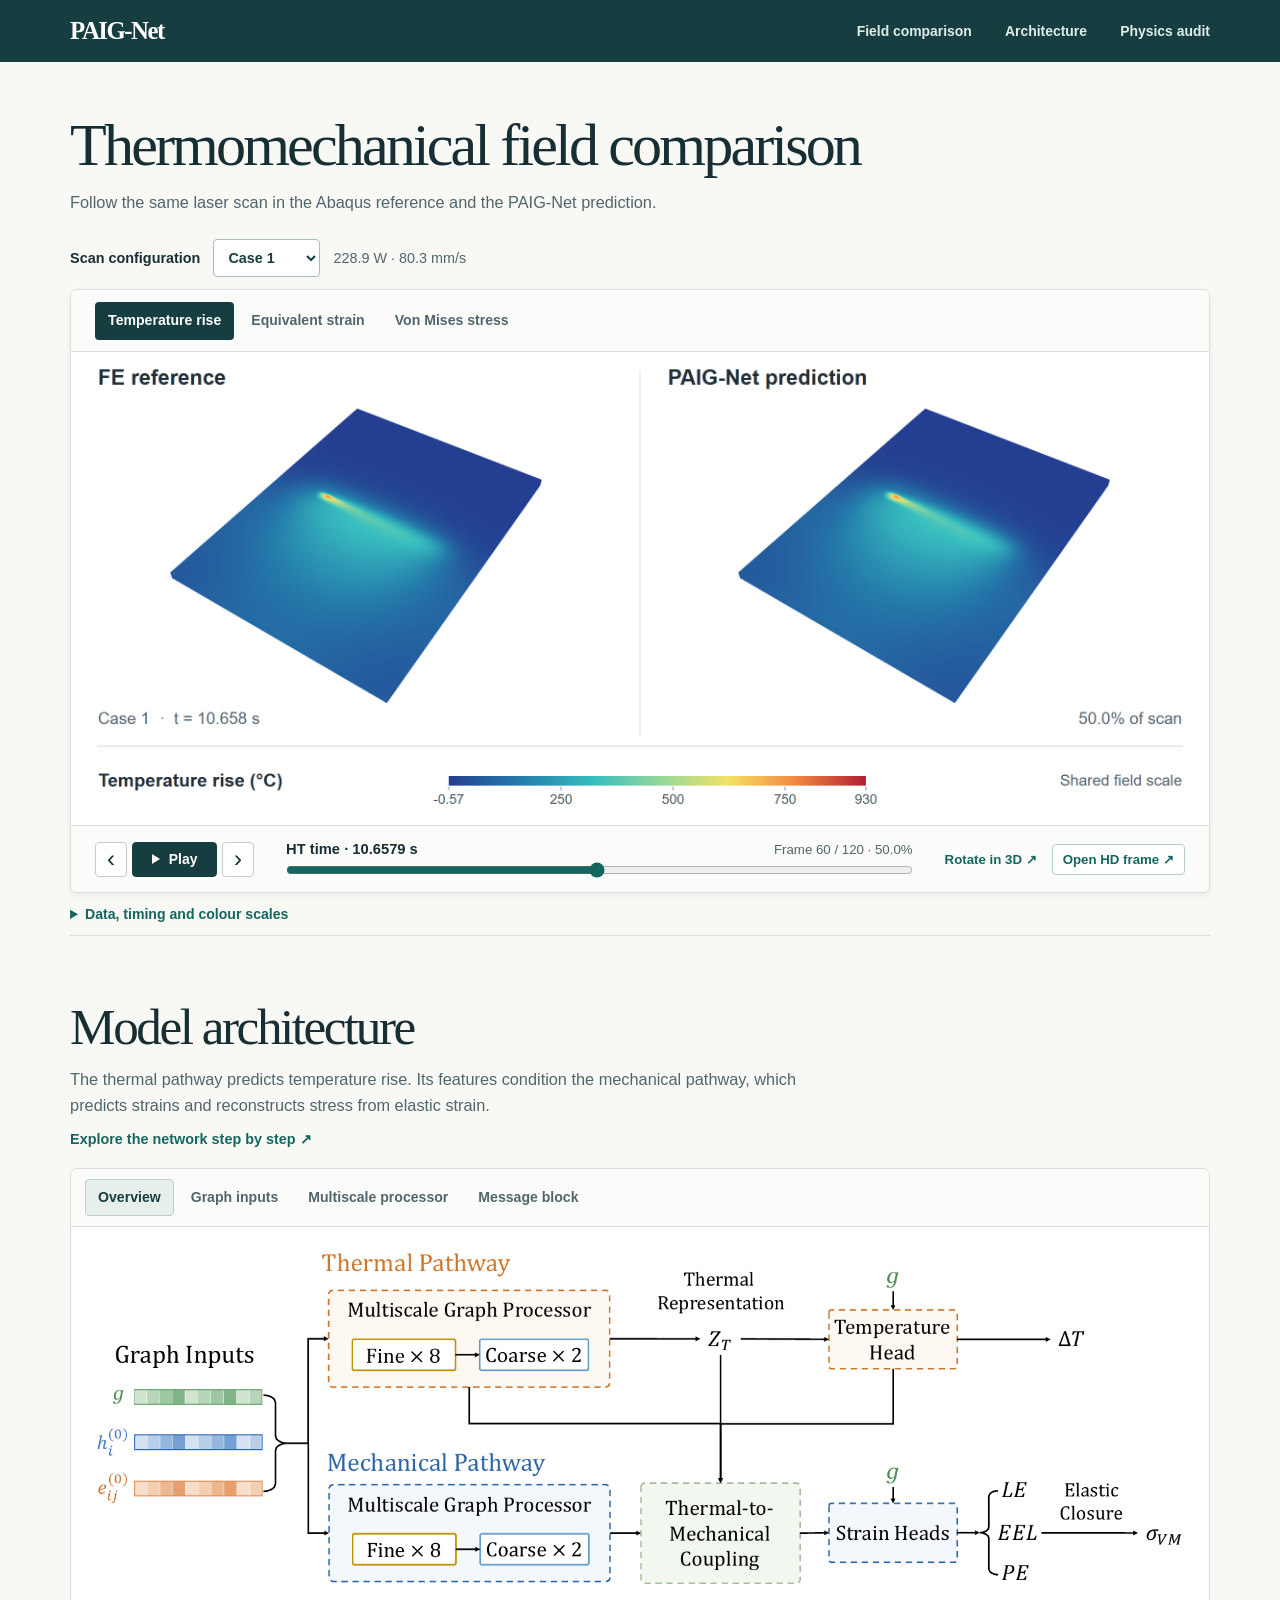
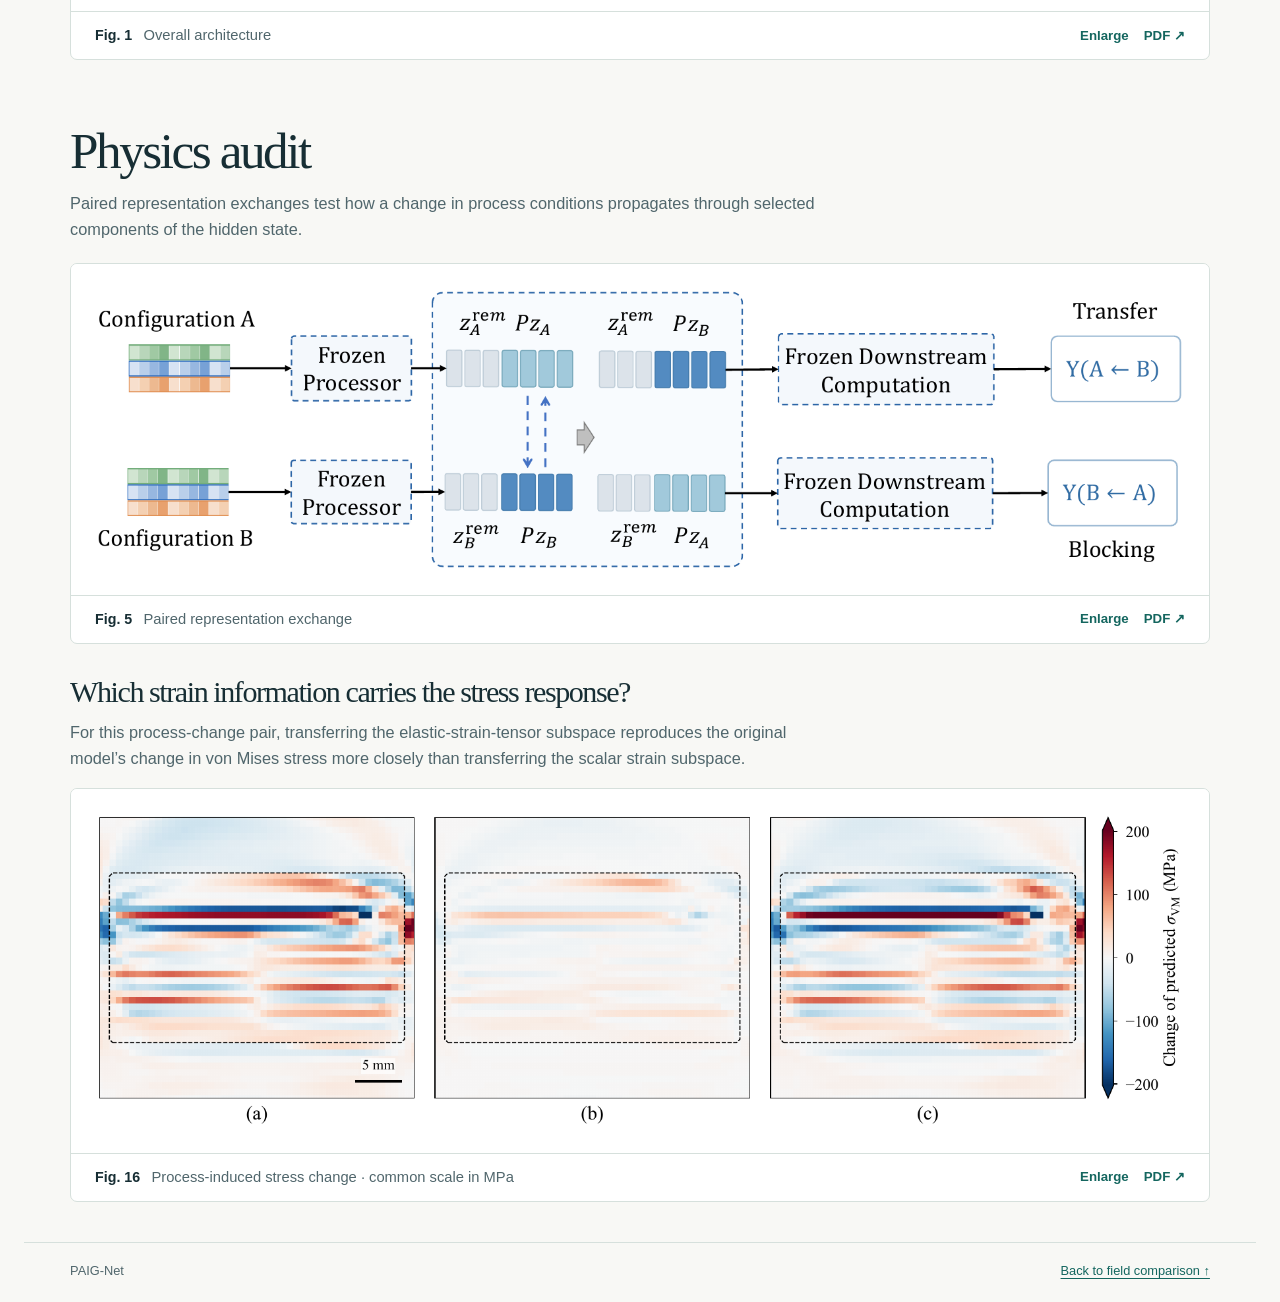
<file: index.html>
<!doctype html>
<html lang="en" data-viewer-version="20261117.4">
<head>
  <meta charset="utf-8">
  <meta name="viewport" content="width=device-width,initial-scale=1">
  <meta name="color-scheme" content="light">
  <meta name="robots" content="noindex,nofollow">
  <meta name="theme-color" content="#163e41">
  <title>PAIG-Net · Field comparison and physics audit</title>
  <link rel="icon" href="data:,">
  <link rel="preload" as="image" href="media/temperature/059.webp?v=20261117.4" fetchpriority="high">
  <link rel="stylesheet" href="showcase.css?v=20261117.4">
  <script defer src="media/fields.js?v=20261117.4"></script>
  <script defer src="cases/catalog.js?v=20261117.4"></script>
  <script defer src="showcase.js?v=20261117.4"></script>
  <script defer src="method/network-method-scene.js?v=20261117.4"></script>
  <script defer src="method/gmb-scene.js?v=20261117.4"></script>
</head>
<body>
  <a class="skip" href="#comparison">Skip to field comparison</a>
  <header class="masthead">
    <div class="wrap mast-inner">
      <a class="wordmark" href="#comparison" aria-label="PAIG-Net field comparison">PAIG-Net</a>
      <nav aria-label="Sections"><a href="#comparison">Field comparison</a><a href="#architecture">Architecture</a><a href="#audit">Physics audit</a></nav>
    </div>
  </header>
  <main class="wrap">
    <section id="comparison">
      <div class="intro">
        <h1>Thermomechanical field comparison</h1>
        <p>Follow the same laser scan in the Abaqus reference and the PAIG-Net prediction.</p>
      </div>
      <div class="case-bar" id="caseLabel">
        <label for="caseSelect">Scan configuration</label>
        <select id="caseSelect" aria-label="Scan configuration" disabled><option value="1">Case 1</option></select>
        <span class="case-params" id="caseParams"></span>
      </div>
      <div class="viewer" id="hdViewer">
        <div class="toolbar">
          <div id="field" class="field-picker" role="group" aria-label="Displayed field"><span>Temperature rise</span></div>
        </div>
        <div id="frameView" class="frame-view">
          <img id="fieldFrame" src="media/temperature/059.webp?v=20261117.4" fetchpriority="high" alt="Case 1 temperature rise at 10.6579 s, Abaqus reference on the left and PAIG-Net prediction on the right." width="2368" height="984">
          <p id="error" class="error" role="alert" hidden></p>
        </div>
        <p id="startupNotice" class="startup-notice">Case 1 preview · frame 60 of 120. <a href="media/comparison-hd.webp?v=20261117.4">Watch the animation directly</a></p>
        <div class="playback">
          <div class="transport" role="group" aria-label="Frame playback">
            <button type="button" id="previous" class="step" title="Previous frame" aria-label="Previous frame" disabled>‹</button>
            <button type="button" id="play" class="play" aria-label="Play comparison" aria-pressed="false" disabled><span class="play-icon" aria-hidden="true"></span><span id="playLabel">Play</span></button>
            <button type="button" id="next" class="step" title="Next frame" aria-label="Next frame" disabled>›</button>
          </div>
          <div class="scrubber">
            <div class="readings"><strong id="time">HT time · 10.6579 s</strong><span id="frameText">Frame 60 / 120 · 50.0%</span></div>
            <label class="sr-only" for="timeline">Stored frame</label>
            <input id="timeline" type="range" min="0" max="119" step="1" value="59" disabled>
          </div>
          <div class="view-links">
            <a class="frame-link" id="orbitLink" href="orbit/index.html" hidden>Rotate in 3D <span aria-hidden="true">↗</span></a>
            <a class="frame-link hd-link" id="openFrame" target="_blank" rel="noopener" hidden>Open HD frame <span aria-hidden="true">↗</span></a>
          </div>
        </div>
      </div>
      <div id="caseViewer" hidden></div>
      <details class="notes">
        <summary>Data, timing and colour scales</summary>
        <div class="notes-body">
          <p id="provenance"></p><p id="fieldNote"></p>
          <p id="caseScores"></p>
          <p>The five examples have the lowest mean rank across temperature-rise, equivalent-strain and von Mises stress WAPE among ten dense-time cases. Each field’s WAPE pools all volume nodes and all 120 extraction records for one configuration.</p>
          <p>Both views use the same mesh, camera and colour scale for the selected field. Each frame shows its stored solver time. Switching fields selects the nearest available scan progress on that field’s clock.</p>
        </div>
      </details>
    </section>
    <section class="paper-section" id="architecture">
      <div class="section-heading">
        <h2>Model architecture</h2>
        <p>The thermal pathway predicts temperature rise. Its features condition the mechanical pathway, which predicts strains and reconstructs stress from elastic strain.</p>
        <button type="button" class="walkthrough-link" id="openWalkthrough">Explore the network step by step <span aria-hidden="true">↗</span></button>
      </div>
      <div class="paper-viewer">
        <div class="figure-picker" id="figurePicker" role="group" aria-label="Architecture figure">
          <button type="button" data-fig="1" aria-pressed="true">Overview</button>
          <button type="button" data-fig="2" aria-pressed="false">Graph inputs</button>
          <button type="button" data-fig="3" aria-pressed="false">Multiscale processor</button>
          <button type="button" data-fig="4" aria-pressed="false">Message block</button>
        </div>
        <figure>
          <div class="arch-image"><div id="diagram">
            <img id="archImage" src="figures/fig01.png" width="1650" height="507" alt="Thermal and mechanical pathways share graph inputs. Thermal features and temperature condition mechanical prediction.">
            <div id="hotspots"></div>
          </div></div>
          <figcaption><span><b id="figureNumber">Fig. 1</b> <span id="figureName">Overall architecture</span></span>
            <span class="figure-actions"><a id="archZoom" href="figures/fig01.png" data-zoom="architecture">Enlarge</a><a id="archPdf" href="figures/fig01.pdf" target="_blank" rel="noopener">PDF ↗</a></span>
          </figcaption>
        </figure>
      </div>
    </section>
    <section class="paper-section" id="audit">
      <div class="section-heading"><h2>Physics audit</h2>
        <p>Paired representation exchanges test how a change in process conditions propagates through selected components of the hidden state.</p>
      </div>
      <figure class="paper-figure">
        <a class="image-open" href="figures/fig05.png" data-zoom="exchange"><img loading="lazy" src="figures/fig05.png" alt="A base and changed configuration exchange their projected components while retaining each receiving configuration’s remainder and external inputs."></a>
        <figcaption><span><b>Fig. 5</b> Paired representation exchange</span><span class="figure-actions"><a href="figures/fig05.png" data-zoom="exchange">Enlarge</a><a href="figures/fig05.pdf" target="_blank" rel="noopener">PDF ↗</a></span></figcaption>
      </figure>
      <div class="audit-result">
        <h3>Which strain information carries the stress response?</h3>
        <p>For this process-change pair, transferring the elastic-strain-tensor subspace reproduces the original model’s change in von Mises stress more closely than transferring the scalar strain subspace.</p>
      </div>
      <figure class="paper-figure">
        <a class="image-open" href="figures/fig16.png" data-zoom="response"><img loading="lazy" src="figures/fig16.png" alt="Three stress-change fields on one scale in MPa: the original model response, scalar-subspace transfer and elastic-strain-tensor subspace transfer."></a>
        <figcaption><span><b>Fig. 16</b> Process-induced stress change · common scale in MPa</span><span class="figure-actions"><a href="figures/fig16.png" data-zoom="response">Enlarge</a><a href="figures/fig16.pdf" target="_blank" rel="noopener">PDF ↗</a></span></figcaption>
      </figure>
    </section>
  </main>
  <footer class="wrap"><span>PAIG-Net</span><a href="#comparison">Back to field comparison ↑</a></footer>
  <dialog id="walkthrough" aria-labelledby="walkTitle">
    <div class="dialog-bar"><h2 id="walkTitle">Prediction architecture</h2><button id="closeWalk" type="button">Close <span aria-hidden="true">×</span></button></div>
    <div class="walk-tools"><button id="walkBack" type="button" hidden>← Back</button><div id="walkSteps" class="figure-picker" role="group" aria-label="Process step"></div></div>
    <div id="walkGraphic"></div><p id="walkCaption"></p>
  </dialog>
  <dialog id="lightbox" aria-labelledby="lightboxTitle"><div class="dialog-bar"><h2 id="lightboxTitle">Figure</h2><button id="closeLightbox" type="button">Close <span aria-hidden="true">×</span></button></div><div class="dialog-image"><img id="largeFigure" alt=""></div><div class="dialog-actions"><a id="originalFigure" target="_blank" rel="noopener">Open original image ↗</a></div></dialog>
</body>
</html>
</file>
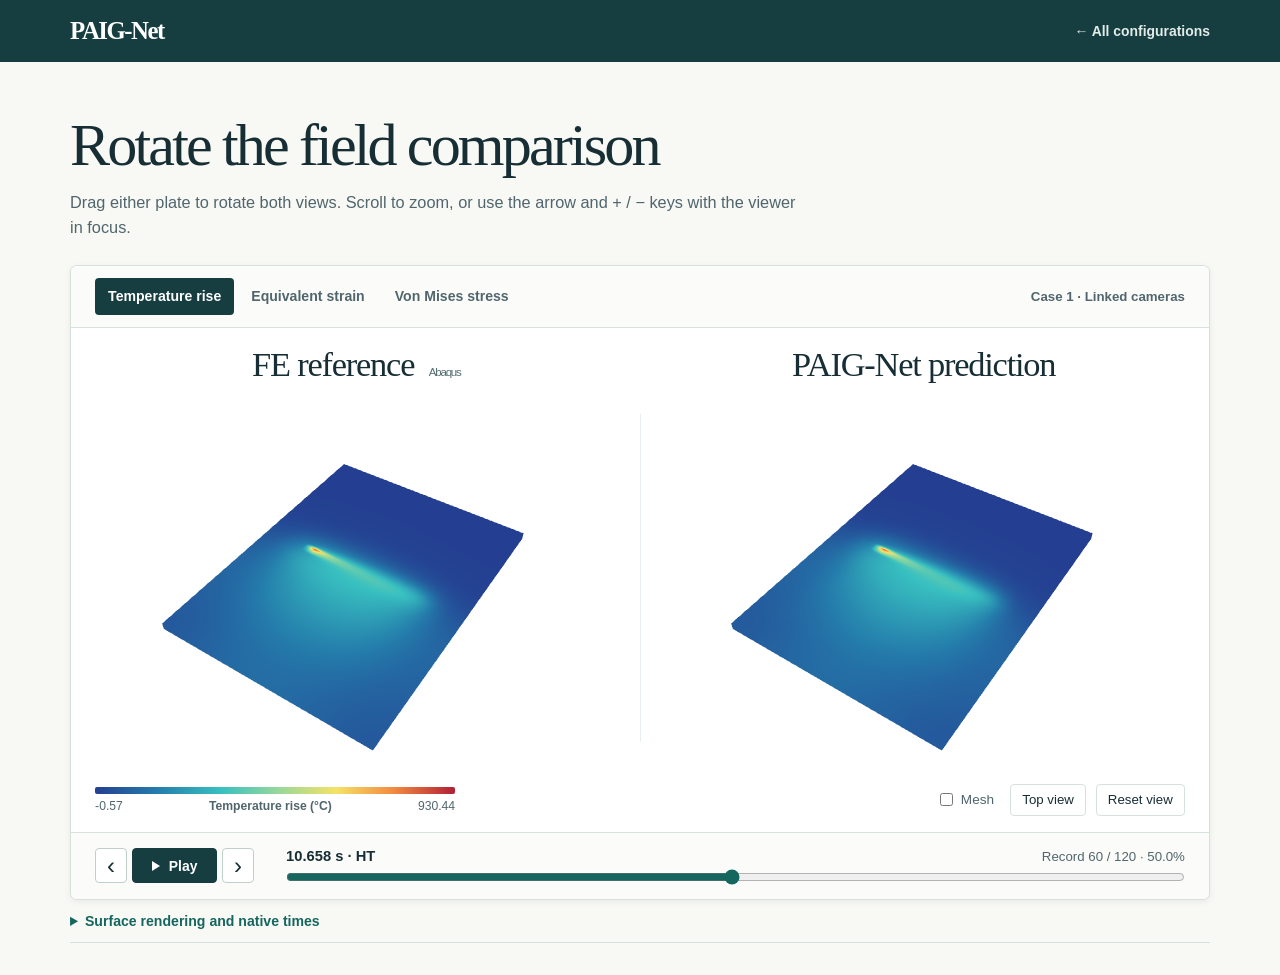
<file: orbit/index.html>
<!doctype html>
<html lang="en" data-viewer-version="20261117.4"><head>
<meta charset="utf-8"><meta name="viewport" content="width=device-width, initial-scale=1">
<meta name="robots" content="noindex,nofollow"><meta name="theme-color" content="#163e41">
<title>PAIG-Net · Rotate the field comparison</title>
<link rel="icon" href="data:,"><link rel="stylesheet" href="../showcase.css?v=20261117.4"><link rel="stylesheet" href="orbit.css?v=20261117.4">
<script defer src="../cases/catalog.js?v=20261117.4"></script><script defer src="orbit.js?v=20261117.4"></script>
</head><body>
<header class="masthead"><div class="wrap mast-inner"><a class="wordmark" href="../index.html">PAIG-Net</a>
<nav aria-label="Showcase"><a id="back" href="../index.html#comparison">← All configurations</a></nav></div></header>
<main class="wrap"><div class="intro"><h1>Rotate the field comparison</h1>
<p>Drag either plate to rotate both views. Scroll to zoom, or use the arrow and + / − keys with the viewer in focus.</p></div>
<section class="viewer" aria-label="Synchronized three-dimensional field replay">
  <div class="toolbar"><div class="field-picker" role="group" aria-label="Displayed field">
    <button type="button" data-field="temperature" aria-pressed="true">Temperature rise</button>
    <button type="button" data-field="strain" aria-pressed="false">Equivalent strain</button>
    <button type="button" data-field="stress" aria-pressed="false">Von Mises stress</button></div>
    <span class="case-label" id="caseInfo"></span></div>
  <div id="staticView" hidden><img id="poster" alt=""><p id="staticNote" role="status"></p></div>
  <div class="scene-captions"><h2>FE reference <small>Abaqus</small></h2><h2>PAIG-Net prediction</h2></div>
  <div class="scene"><canvas id="surface" tabindex="0" aria-label="Paired three-dimensional fields. Use arrow keys to rotate, plus and minus to zoom, or R to reset."></canvas>
    <p id="status" role="status">Loading the recorded surface… <a href="../media/comparison-hd.webp?v=20261117.4">Watch the Case 1 animation</a></p></div>
  <div class="scene-tools"><div class="colorbar"><div class="spectrum"></div>
    <div class="scale"><span id="scaleMin">—</span><strong id="scaleName">Shared colour scale</strong><span id="scaleMax">—</span></div></div>
    <div class="camera-tools"><label><input type="checkbox" id="mesh"> Mesh</label>
      <button type="button" id="top">Top view</button><button type="button" id="reset">Reset view</button></div></div>
  <div class="playback"><div class="transport"><button type="button" class="step" id="previous" aria-label="Previous frame">‹</button>
  <button type="button" class="play" id="play" aria-pressed="false"><span class="play-icon" aria-hidden="true"></span><span id="playText">Play</span></button>
  <button type="button" class="step" id="next" aria-label="Next frame">›</button></div>
  <div class="scrubber"><div class="readings"><strong id="time">—</strong><span id="record">—</span></div>
  <input id="timeline" type="range" min="1" max="120" value="60" step="1" aria-label="Recorded frame"></div>
  <a class="frame-link" id="expand" target="_blank" rel="noopener" hidden>Open 3D view ↗</a></div>
</section>
<details class="notes"><summary>Surface rendering and native times</summary><p>The two plates share the same undeformed surface mesh, camera and field scale. The colours use bilinear interpolation within the original surface quadrilaterals. The 120 records use 4,096 display levels across each field’s fixed range. Temperature rise is relative to 400 °C. Equivalent strain is the instantaneous deviatoric equivalent of total logarithmic strain. Von Mises stress uses the elastic-strain constitutive route in PAIG-Net. The thermal and mechanical fields retain their respective heat-transfer and stress-analysis clocks.</p></details>
<noscript><p>Enable JavaScript for the 3D comparison, or <a href="../media/preview.gif?v=20261117.4">open the paired animation</a>.</p></noscript>
</main></body></html>
</file>
<file: showcase.css>
:root {
  color-scheme:light; --ink:#172e34; --muted:#50666c; --warm:#f8f8f5; --line:#d6e0dc;
  --deep:#163e41; --teal:#14665f; --pale:#e7efeb;
  font-family:Inter, "Segoe UI", Arial, sans-serif; color:var(--ink); background:var(--warm);
}
*,*::before,*::after { box-sizing:border-box }
html { scroll-behavior:smooth; scroll-padding-top:20px }
body { margin:0 }
button,input { font:inherit }
a { color:var(--teal); text-underline-offset:3px }
button { cursor:pointer }
a:focus-visible,button:focus-visible,summary:focus-visible,input:focus-visible { outline:3px solid #ba692d; outline-offset:4px }
.wrap { max-width:1232px; margin:0 auto; padding:0 clamp(18px,3.6vw,58px) }
.masthead { background:var(--deep); color:white }
.mast-inner { min-height:62px; display:flex; align-items:center; justify-content:space-between; gap:1.25rem }
.wordmark { font-family:Georgia,serif; font-weight:bold; font-size:1.55rem; letter-spacing:-.06em; color:#fff; text-decoration:none }
nav { display:flex; align-items:center; gap:clamp(13px,2.6vw,44px) }
nav a { color:#e1ece8; text-decoration:none; font-size:.87rem; font-weight:550 }
nav a:hover { color:white; text-decoration:underline }
.intro { padding:clamp(30px,4vw,56px) 0 24px }
h1,h2,h3,p,figure { margin:0 }
h1,h2,h3 { font-family:"Source Serif 4",Georgia,"Times New Roman",serif; font-weight:500; letter-spacing:-.048em; text-wrap:balance; line-height:1.07 }
h1 { font-size:clamp(2.45rem,4.7vw,4.4rem) }
.intro p,.section-heading p,.audit-result p { margin:12px 0 0; color:var(--muted); max-width:80ch; font-size:1.02rem; line-height:1.58 }
.viewer,.paper-viewer,.paper-figure { background:#fff; border:1px solid var(--line); border-radius:7px; overflow:hidden }
.viewer { box-shadow:0 2px 6px #182f3510 }
.toolbar { min-height:62px; padding:8px clamp(10px,2vw,24px); background:#fbfcfa; border-bottom:1px solid var(--line); display:flex; align-items:center; gap:12px; justify-content:space-between; flex-wrap:wrap }
.field-picker,.figure-picker { display:flex; flex-wrap:wrap; gap:4px; align-items:center }
.field-picker button,.figure-picker button { border:1px solid transparent; color:var(--muted); background:transparent; border-radius:4px; padding:9px 12px; font-size:.88rem; font-weight:600; line-height:1.25 }
.field-picker button:hover,.figure-picker button:hover { color:var(--deep); background:#eef4f0 }
.field-picker button[aria-pressed=true] { color:#fff; background:var(--deep) }
.case-label { color:var(--muted); font-size:.83rem; font-weight:550 }
.case-bar { display:flex; align-items:center; flex-wrap:wrap; gap:9px 13px; margin:0 0 12px; color:var(--ink); font-size:.9rem }
.case-bar label { font-weight:650 }
.case-bar select { min-height:38px; padding:5px 28px 5px 10px; color:var(--deep); background:white; border:1px solid #aabdb9; border-radius:4px; font:inherit; font-weight:650; cursor:pointer }
.case-params { color:var(--muted); font-variant-numeric:tabular-nums }
#caseViewer iframe { display:block; width:100%; height:616px; border:0; border-radius:7px }
.frame-view { position:relative; width:100%; aspect-ratio:2368 / 984; display:grid; align-items:center; background:white }
.frame-view img { max-width:100%; height:auto; width:100%; display:block }
[hidden] { display:none!important }
.startup-notice { margin:0; padding:8px 24px 12px; color:var(--muted); font-size:.88rem }
.startup-notice a { margin-left:.4em }
.error,.frame-view noscript { padding:20px; color:#77351c }
.playback { display:flex; align-items:center; gap:clamp(12px,2.5vw,34px); padding:14px clamp(12px,2vw,24px); border-top:1px solid var(--line); background:#fbfcfa }
.transport { display:flex; align-items:center; gap:5px }
.transport button,.dialog-bar button { color:var(--ink); border:1px solid #bfcfca; background:#fff; border-radius:4px; min-height:35px }
.transport .step { width:32px; font-size:1.5rem; line-height:1 }
.transport .play { display:inline-flex; align-items:center; justify-content:center; gap:9px; min-width:85px; padding:4px 10px; color:white; background:var(--deep); border-color:var(--deep); font-size:.87rem; font-weight:600 }
.play-icon { width:0; height:0; display:inline-block; border-top:5px solid transparent; border-bottom:5px solid transparent; border-left:8px solid currentColor }
.play[aria-pressed=true] .play-icon { width:8px; height:11px; border:0; border-left:3px solid; border-right:3px solid }
.transport button:hover { filter:brightness(.94) }
.transport button:disabled { opacity:.38; cursor:default }
.scrubber { flex:1; min-width:100px }
.readings { display:flex; align-items:baseline; justify-content:space-between; gap:10px; color:var(--muted); font:500 .83rem/1.3 "Segoe UI",Arial,sans-serif; font-variant-numeric:tabular-nums }
.readings strong { color:var(--ink); font-size:.92rem }
#timeline { display:block; width:100%; margin:3px 0 0; accent-color:var(--teal); cursor:pointer; height:16px }
.frame-link,.figure-actions a,.dialog-actions a { font-size:.83rem; white-space:nowrap; font-weight:600; text-decoration:none }
.view-links { display:flex; gap:15px; flex-wrap:wrap; align-items:center }
.hd-link { padding:7px 10px; border:1px solid #b6ccc5; border-radius:4px; background:#fff }
.frame-link:hover,.figure-actions a:hover,.dialog-actions a:hover { text-decoration:underline }
.notes { font-size:.88rem; border-bottom:1px solid var(--line) }
.notes summary { width:max-content; max-width:100%; padding:13px 0; cursor:pointer; color:var(--teal); font-weight:600 }
.notes-body { max-width:100ch; padding:0 0 14px; line-height:1.55; color:var(--muted) }
.notes-body p:empty { display:none }
.notes-body p+p { margin-top:6px }
.paper-section { padding-top:clamp(36px,5vw,72px) }
.section-heading { padding-bottom:20px }
.section-heading h2 { font-size:clamp(2.2rem,4vw,3.5rem) }
.section-heading p { max-width:83ch }
.figure-picker { padding:10px 14px; border-bottom:1px solid var(--line); background:#fbfcfa }
.figure-picker button[aria-pressed=true] { background:var(--pale); color:var(--deep); border-color:#bbd1c8 }
.arch-image,.image-open { display:block; background:white; padding:clamp(10px,2vw,25px) }
#diagram { position:relative; line-height:0 }
#archImage,.image-open img { width:100%; display:block; height:auto }
.hotspot { position:absolute; display:block; padding:0; background:transparent; border:1px solid transparent; border-radius:5px; transition:background .12s ease }
.hotspot:hover,.hotspot:focus-visible { background:#167a6c12; border-color:#187d75; box-shadow:0 0 0 2px #187d7520 }
.hotspot:focus-visible { outline-offset:1px }
.paper-figure figcaption,.paper-viewer figcaption { display:flex; align-items:center; justify-content:space-between; gap:1rem; line-height:1.4; padding:13px clamp(13px,2vw,24px); border-top:1px solid var(--line); color:var(--muted); font-size:.92rem }
figcaption b { color:var(--ink); font-size:.89rem; margin-right:.45rem }
.figure-actions { display:flex; align-items:center; gap:15px }
.audit-result { padding:32px 0 16px }
h3 { font-size:clamp(1.55rem,2.35vw,2.18rem) }
footer.wrap { display:flex; justify-content:space-between; align-items:center; gap:1rem; margin:40px auto 0; padding-top:20px; padding-bottom:24px; border-top:1px solid var(--line); color:var(--muted); font-size:.8rem }
dialog { width:min(96vw,1800px); max-width:96vw; max-height:94vh; border:1px solid #b1c2be; border-radius:7px; color:var(--ink); padding:0; background:white; box-shadow:0 18px 80px #102c3455 }
dialog::backdrop { background:#11292ee0 }
.dialog-bar,.dialog-actions { display:flex; align-items:center; justify-content:space-between; padding:12px 18px; border-bottom:1px solid var(--line) }
.dialog-bar h2 { font-size:1.45rem }
.dialog-bar button { padding:5px 12px; font-size:.9rem }
.dialog-image { padding:clamp(4px,1.4vw,20px) }
.dialog-image img { display:block; margin:0 auto; max-width:100%; max-height:70vh; object-fit:contain }
.dialog-actions { border-top:1px solid var(--line); border-bottom:0; justify-content:flex-end }
.walkthrough-link,#walkBack { cursor:pointer; background:transparent; color:var(--teal); font-size:.9rem; font-weight:600; border:0; padding:0 }
.walkthrough-link { margin-top:12px } .walkthrough-link:hover,#walkBack:hover { text-decoration:underline }
.walk-tools { display:flex; flex-wrap:wrap; align-items:center; gap:12px; padding:4px 16px; border-bottom:1px solid var(--line) }
.walk-tools .figure-picker { border:0; background:white; padding:4px 0 }
#walkGraphic { padding:12px; max-height:66vh; overflow:auto }
#walkGraphic img,#walkGraphic svg { width:100%; height:auto; max-height:61vh; display:block; object-fit:contain }
#walkCaption { padding:12px 18px; color:var(--muted); background:#f6f9f7; font-size:.95rem; line-height:1.45 }
.sr-only,.skip:not(:focus) { position:absolute; width:1px; height:1px; padding:0; margin:-1px; overflow:hidden; clip-path:inset(50%); white-space:nowrap; border:0 }
.skip:focus { position:absolute; top:4px; left:4px; z-index:10; background:#fff; padding:8px }
@media (max-width:700px) {
 .intro { padding-top:28px; padding-bottom:18px }
 .playback { gap:10px; flex-wrap:wrap }
 .view-links { margin-left:auto }
 .scrubber { flex-basis:52% }
 .toolbar { gap:5px; padding:8px }
 .field-picker button,.figure-picker button { padding:8px; font-size:.8rem }
 .case-label { margin-left:8px; font-size:.75rem }
 .paper-viewer figcaption,.paper-figure figcaption { align-items:flex-start; font-size:.8rem }
 .frame-view { min-height:142px }
}
@media (max-width:470px) {
 .mast-inner { min-height:54px; gap:10px }
 nav { gap:12px } nav a { font-size:.73rem } .wordmark { font-size:1.29rem }
 .intro p,.section-heading p,.audit-result p { font-size:.94rem }
 .scrubber { order:-1; flex-basis:100% }
 .figure-actions { gap:10px }
}
@media (prefers-reduced-motion:reduce) { html { scroll-behavior:auto } * { transition:none!important } }
</file>
<file: orbit/orbit.css>
.scene-captions {display:grid;grid-template-columns:1fr 1fr;text-align:center;padding:1.15rem .6rem 0;gap:1rem}
.scene-captions h2 {font-size:clamp(1.25rem,2.7vw,2.15rem);letter-spacing:-.035em}
.scene-captions small {font:500 .72rem/1.2 "Segoe UI",sans-serif;color:#546e72;margin-left:.45rem}
.scene {position:relative;height:clamp(218px,32vw,390px)}
.scene:after {content:"";position:absolute;top:8%;bottom:8%;left:50%;width:1px;pointer-events:none;background:#e9efec}
#surface {display:block;width:100%;height:100%;touch-action:none;cursor:grab}
#surface:active {cursor:grabbing}
#surface:focus-visible {outline:2px solid #b45e32;outline-offset:-3px}
#status {position:absolute;left:50%;top:40%;transform:translate(-50%);padding:.5rem 1rem;background:white;text-align:center;font-size:.9rem;color:var(--muted);z-index:1}
.scene-tools,.camera-tools,.camera-tools label {display:flex;align-items:center;gap:.6rem}
.scene-tools {padding:.65rem clamp(12px,2vw,24px) 1rem;justify-content:space-between;gap:1rem;flex-wrap:wrap}
.camera-tools label {font-size:.85rem;gap:.3rem;color:var(--muted);margin-right:.4rem}
.camera-tools input {accent-color:var(--teal)}
.camera-tools button {background:white;border:1px solid var(--line);min-height:32px;border-radius:4px;padding:.3rem .7rem;color:var(--ink);font-size:.83rem}
.colorbar {min-width:min(260px,100%);max-width:360px;flex:1}
.spectrum {height:7px;border-radius:2px;background:linear-gradient(to right,#243f91 0%,#247cab 17%,#38c0c0 35%,#97d89a 51%,#f5e266 67%,#f28a41 83%,#b11f35 100%)}
.scale {display:flex;justify-content:space-between;gap:5px;font-size:.76rem;font-variant-numeric:tabular-nums;color:var(--muted);margin-top:5px}
.scale strong {font-weight:550}
.notes p {padding:.75rem .1rem;max-width:100ch;color:var(--muted);line-height:1.6;font-size:.93rem}
.embed .masthead,.embed .intro,.embed .notes {display:none}
.embed main.wrap {max-width:none; margin:0; padding:0!important}
.embed body {min-height:0;background:white}
.embed .viewer {box-shadow:none}
.static-preview .scene-captions,.static-preview .scene,.static-preview .scene-tools,.static-preview .playback {display:none}
#staticView img {width:100%;height:auto;display:block}
#staticView p {color:var(--muted);margin:.5rem 1rem 1rem;font-size:.9rem}
main {padding-bottom:2rem!important}
@media(max-width:550px){.scene {height:185px}.scene-captions small{display:block;margin:.2rem 0 0}.scene-tools{flex-direction:column;align-items:stretch}.camera-tools{justify-content:flex-end}.colorbar{max-width:none;width:100%}.notes p{font-size:.88rem}}
</file>
